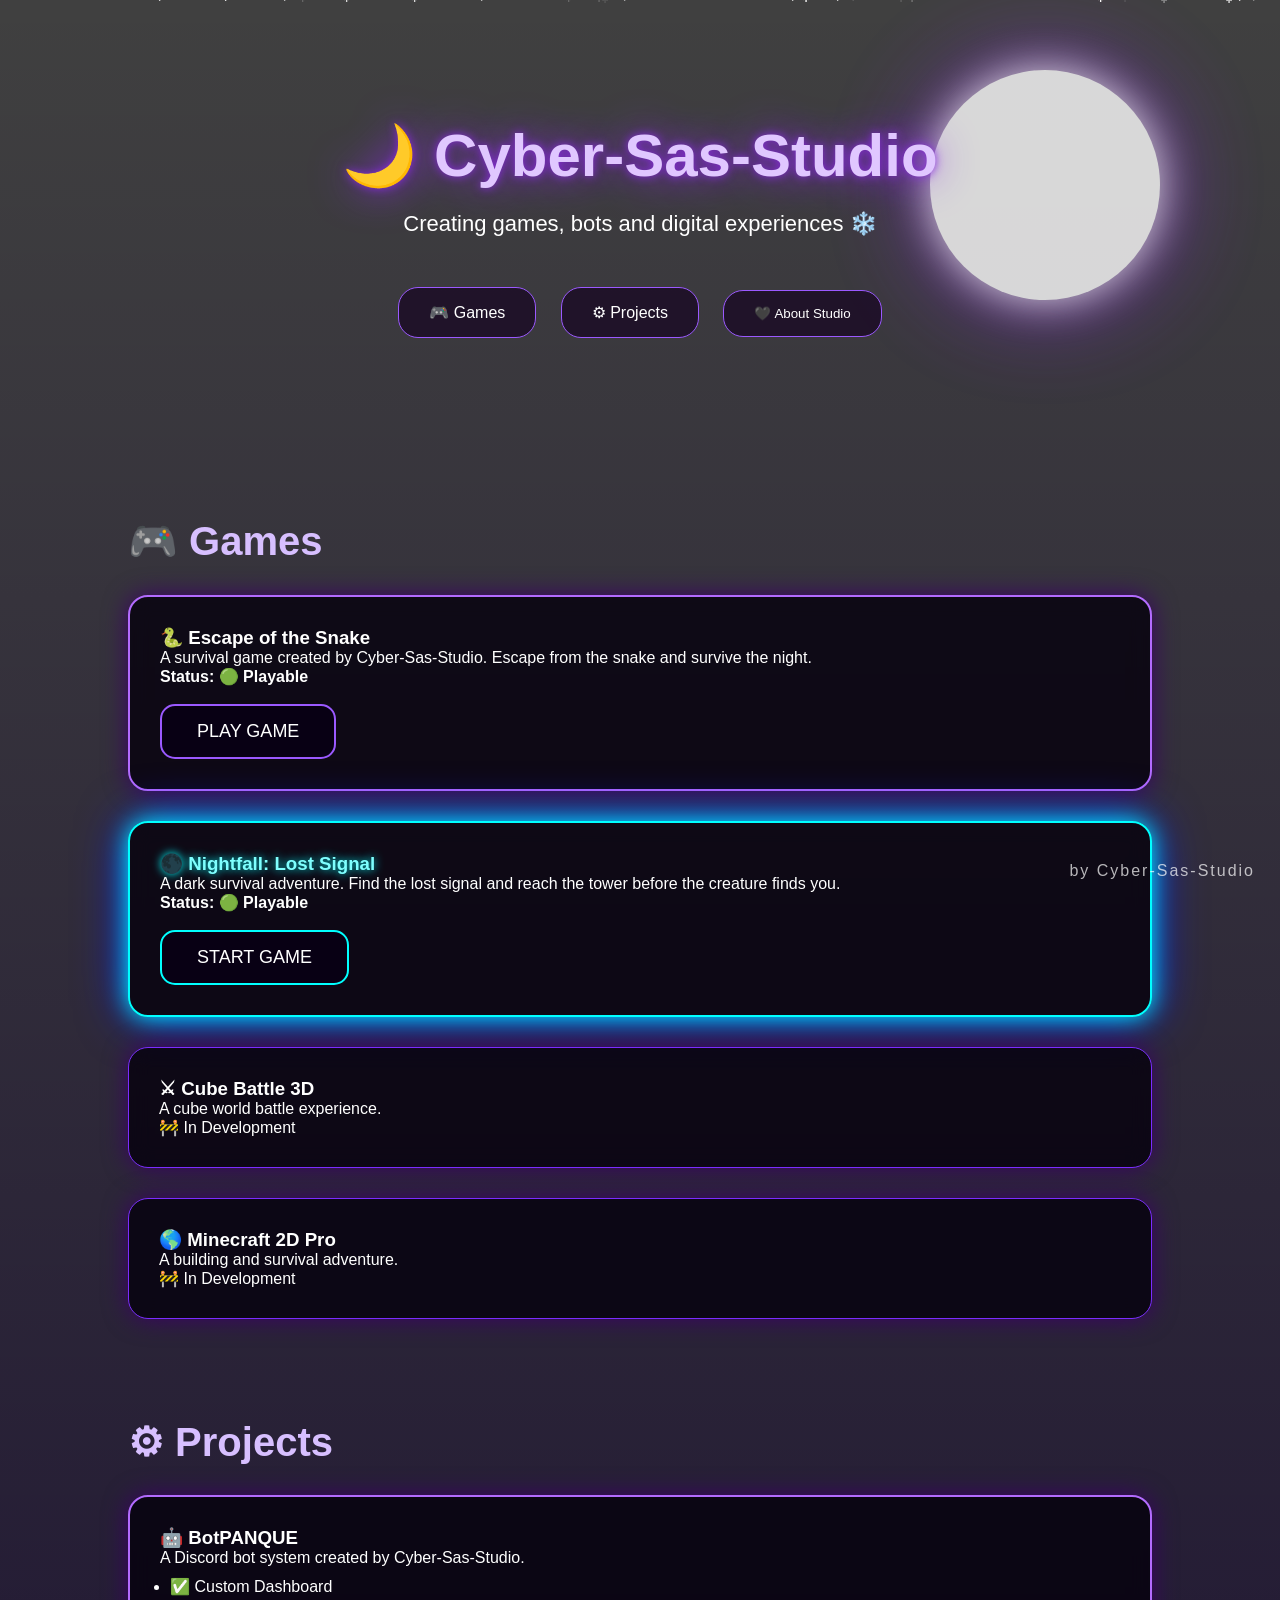
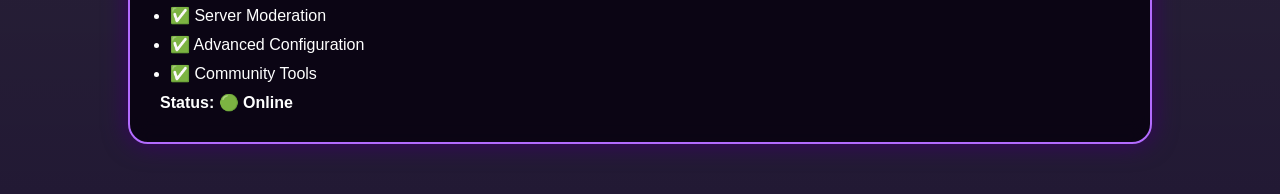
<file: index.html>
<!DOCTYPE html>
<html lang="en">

<head>

<meta charset="UTF-8">
<meta name="viewport" content="width=device-width, initial-scale=1.0">

<title>Cyber-Sas-Studio</title>

<link rel="icon" type="image/png" href="favicon.png">

<link rel="stylesheet" href="style.css">

</head>


<body>


<div class="snow"></div>


<header>

<h1>🌙 Cyber-Sas-Studio</h1>

<p>
Creating games, bots and digital experiences ❄️
</p>


<nav>

<a href="#games">🎮 Games</a>

<a href="#projects">⚙ Projects</a>

<button id="aboutBtn">
🖤 About Studio
</button>

</nav>


</header>





<section id="games">

<h2>🎮 Games</h2>



<!-- ESCAPE OF THE SNAKE -->

<div class="card featured">

<h3>🐍 Escape of the Snake</h3>

<p>
A survival game created by Cyber-Sas-Studio.
Escape from the snake and survive the night.
</p>


<strong>
Status: 🟢 Playable
</strong>


<br><br>


<a href="games/escape-of-the-snake/index.html">

<button>
PLAY GAME
</button>

</a>


</div>





<!-- NIGHTFALL -->

<div class="card featured nightfall">

<h3>🌑 Nightfall: Lost Signal</h3>


<p>
A dark survival adventure.
Find the lost signal and reach the tower before the creature finds you.
</p>


<strong>
Status: 🟢 Playable
</strong>


<br><br>


<a href="games/nightfall-lost-signal/index.html">

<button>
START GAME
</button>

</a>


</div>






<!-- CUBE BATTLE -->

<div class="card">

<h3>⚔ Cube Battle 3D</h3>

<p>
A cube world battle experience.
</p>

<span>
🚧 In Development
</span>

</div>





<!-- MINECRAFT 2D -->

<div class="card">

<h3>🌎 Minecraft 2D Pro</h3>

<p>
A building and survival adventure.
</p>

<span>
🚧 In Development
</span>

</div>



</section>







<section id="projects">


<h2>⚙ Projects</h2>



<div class="card featured">


<h3>🤖 BotPANQUE</h3>


<p>
A Discord bot system created by Cyber-Sas-Studio.
</p>


<ul>

<li>✅ Custom Dashboard</li>

<li>✅ Server Moderation</li>

<li>✅ Advanced Configuration</li>

<li>✅ Community Tools</li>

</ul>


<strong>
Status: 🟢 Online
</strong>


</div>



</section>







<!-- ABOUT WINDOW -->


<div class="about-box" id="aboutBox">


<div class="about-content">


<h2>
🖤 About Cyber-Sas-Studio
</h2>



<p>
In the silence of the digital world, new ideas are born.
</p>



<p>
Cyber-Sas-Studio is an independent creative studio focused on creating games, Discord bots and unique digital experiences.
</p>



<p>
We transform ideas into reality through creativity, programming and technology.
</p>



<p>
From small experiments to ambitious projects, every creation is part of our journey.
</p>



<p>
We are constantly building new worlds, developing new tools and exploring new possibilities.
</p>



<h3>
⚡ From the shadows, we create.
</h3>



<button id="closeAbout">
CLOSE
</button>



</div>


</div>






<footer>

by Cyber-Sas-Studio

</footer>




<script src="script.js"></script>



</body>

</html>
</file>
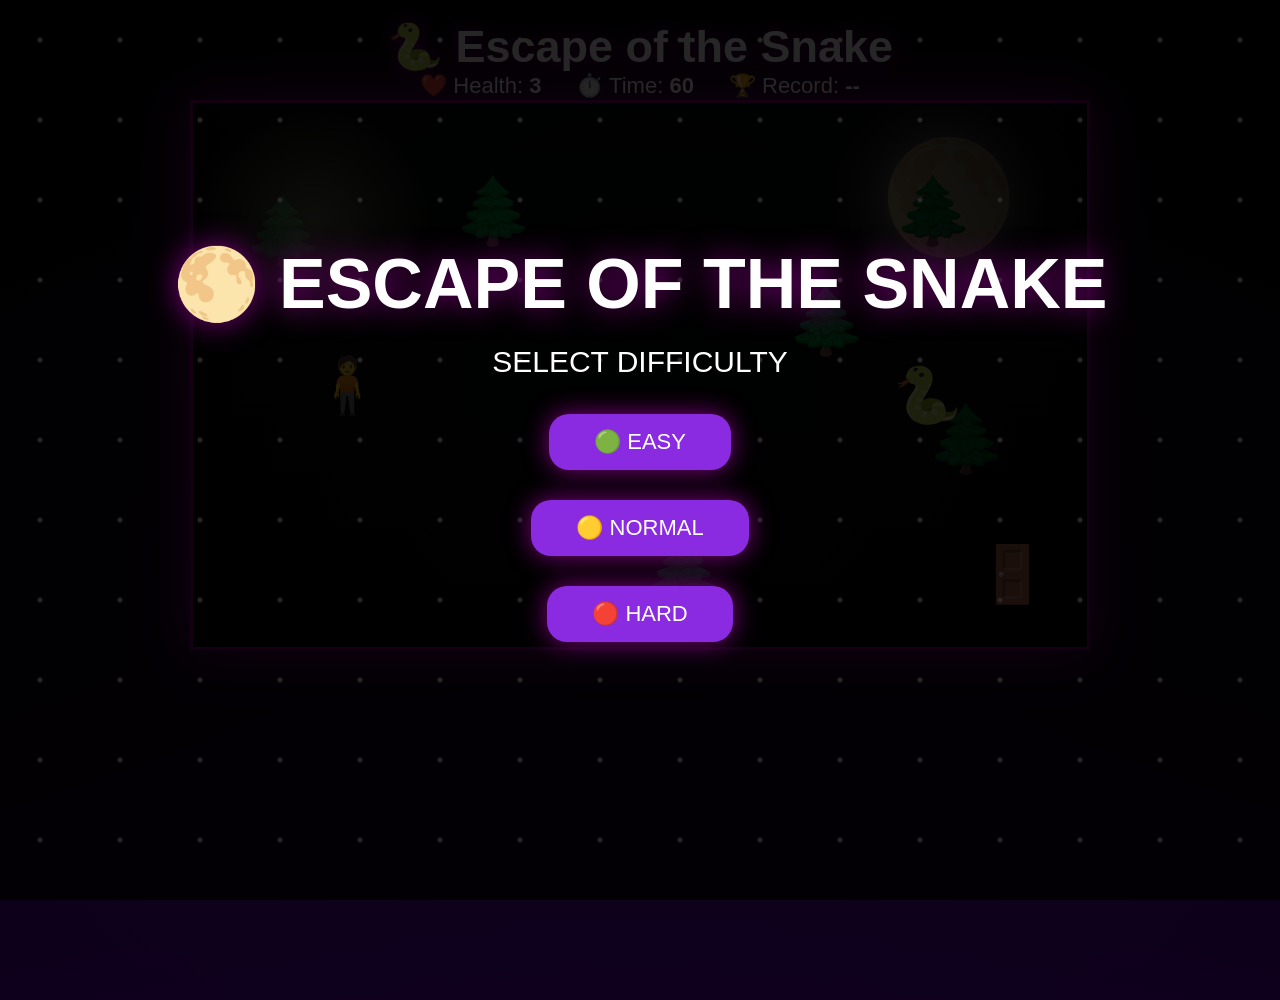
<file: games/escape-of-the-snake/index.html>
<!DOCTYPE html>
<html lang="en">

<head>

<meta charset="UTF-8">
<meta name="viewport" content="width=device-width, initial-scale=1.0">

<title>Escape of the Snake</title>

<link rel="stylesheet" href="style.css">

</head>


<body>


<div id="difficulty">

<h1>
🌕 ESCAPE OF THE SNAKE
</h1>

<p>
SELECT DIFFICULTY
</p>


<button onclick="startGame('easy')">
🟢 EASY
</button>

<button onclick="startGame('normal')">
🟡 NORMAL
</button>

<button onclick="startGame('hard')">
🔴 HARD
</button>


</div>




<div id="snow"></div>



<div class="game-ui">


<h1>
🐍 Escape of the Snake
</h1>


<div class="stats">


<span>
❤️ Health:
<b id="health">3</b>
</span>


<span>
⏱️ Time:
<b id="time">60</b>
</span>


<span>
🏆 Record:
<b id="record">--</b>
</span>


</div>


</div>





<div id="world">


<div id="moon">
🌕
</div>


<div id="fog"></div>


<div id="light"></div>



<div id="player">
🧍
</div>


<div id="snake">
🐍
</div>


<div id="door">
🚪
</div>




<div class="tree t1">🌲</div>
<div class="tree t2">🌲</div>
<div class="tree t3">🌲</div>
<div class="tree t4">🌲</div>
<div class="tree t5">🌲</div>
<div class="tree t6">🌲</div>



</div>




<div id="message">

<h2 id="result"></h2>


<button onclick="restartGame()">
PLAY AGAIN
</button>


</div>



<script src="game.js"></script>


</body>

</html>
</file>
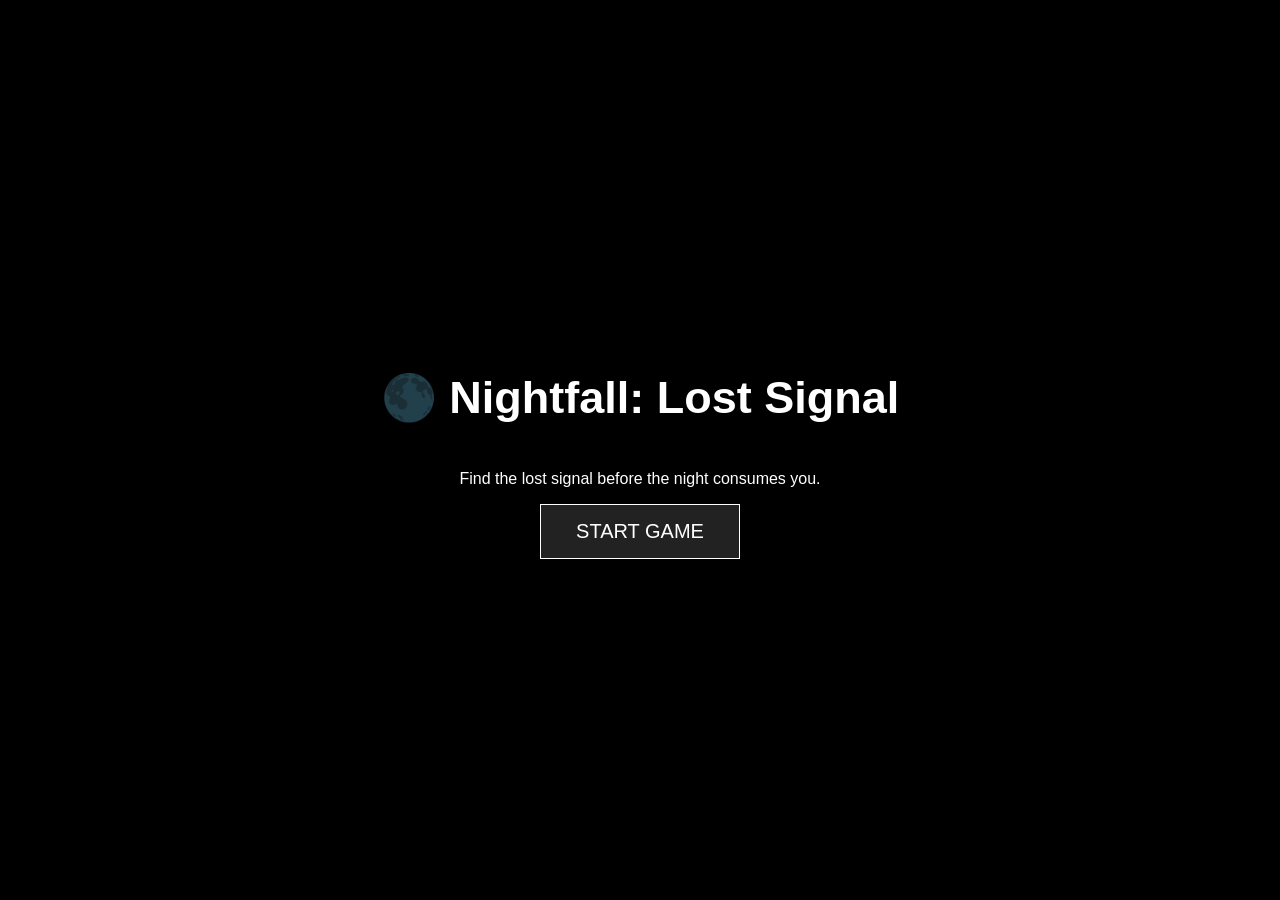
<file: games/nightfall-lost-signal/index.html>
<!DOCTYPE html>
<html lang="en">
<head>
<meta charset="UTF-8">
<title>Nightfall: Lost Signal</title>
<link rel="stylesheet" href="style.css">
</head>

<body>

<div id="menu">
    <h1>🌑 Nightfall: Lost Signal</h1>
    <p>Find the lost signal before the night consumes you.</p>
    <button onclick="startGame()">START GAME</button>
</div>

<canvas id="game"></canvas>

<script src="game.js"></script>

</body>
</html>
</file>
<file: style.css>
*{

margin:0;
padding:0;
box-sizing:border-box;
font-family:Arial,sans-serif;

}


body{

min-height:100vh;

color:white;

background:

linear-gradient(
rgba(0,0,0,.75),
rgba(10,0,30,.9)
),

url("https://images.unsplash.com/photo-1470770841072-f978cf4d019e")

center/cover fixed;


overflow-x:hidden;

}




body::before{


content:"";

position:fixed;


width:230px;

height:230px;


background:white;

border-radius:50%;


top:70px;

right:120px;


box-shadow:

0 0 40px white,

0 0 100px #8a2be2;


opacity:.8;


z-index:-1;


}




header{

text-align:center;

padding:120px 20px;

}



header h1{


font-size:60px;

color:#e0c7ff;


text-shadow:

0 0 10px #8a2be2,

0 0 40px #8a2be2;


}



header p{

font-size:22px;

margin-top:20px;

}




nav{

margin-top:40px;

}



nav a,
nav button{


color:white;

text-decoration:none;


padding:15px 30px;


margin:10px;


border:1px solid #9b59ff;


border-radius:20px;


background:#140020aa;


display:inline-block;


cursor:pointer;


transition:.3s;


}



nav a:hover,
nav button:hover{


background:#8a2be2;

box-shadow:0 0 25px #8a2be2;


}





section{

padding:50px 10%;

}



h2{

font-size:40px;

color:#d7bfff;

}




.card{


margin-top:30px;


padding:30px;


background:#05000dcc;


border:1px solid #7b2cff;


border-radius:20px;


box-shadow:

0 0 25px #3b0066;


backdrop-filter:blur(10px);


}



.featured{


border:2px solid #b36bff;


}



li{

margin:10px;

}




footer{


position:fixed;


bottom:20px;


right:25px;


color:white;


opacity:.7;


letter-spacing:2px;


}




/* SNOW */

.snow span{


position:fixed;

top:-20px;

color:white;


animation:fall linear infinite;


}



@keyframes fall{


from{

transform:translateY(-50px);

}


to{

transform:translateY(110vh);

}


}





/* ABOUT POPUP */


.about-box{


position:fixed;


top:0;

left:0;


width:100%;

height:100%;


background:rgba(0,0,0,.75);


backdrop-filter:blur(8px);


display:none;


align-items:center;


justify-content:center;


z-index:20;


}




.about-content{


width:80%;

max-width:700px;


background:#080010ee;


border:2px solid #9b59ff;


border-radius:25px;


padding:40px;


box-shadow:

0 0 50px #8a2be2;


animation:appear .5s;


}




.about-content p{


margin:15px 0;

line-height:1.6;


}




.about-content h3{


color:#d7bfff;

margin-top:20px;


}



#closeAbout{


margin-top:25px;


padding:12px 30px;


background:#8a2be2;


color:white;


border:none;


border-radius:15px;


cursor:pointer;


}



@keyframes appear{


from{

transform:scale(.7);

opacity:0;

}


to{

transform:scale(1);

opacity:1;

}


}
/* NIGHTFALL CARD 🌑 */

.nightfall{

    border:2px solid #00ffff;

    box-shadow:

    0 0 25px #00ffff,

    0 0 50px #001aff;

}



.nightfall h3{

    color:#7fffff;

    text-shadow:

    0 0 10px cyan;

}



/* GAME BUTTONS 🎮 */

.card button{


    padding:15px 35px;


    background:#080014;


    color:white;


    border:2px solid #9b59ff;


    border-radius:15px;


    cursor:pointer;


    font-size:18px;


    transition:.3s;


}



.card button:hover{


    background:#9b59ff;


    color:white;


    box-shadow:

    0 0 25px #9b59ff;


    transform:scale(1.05);


}



/* NIGHTFALL BUTTON */

.nightfall button{


    border-color:#00ffff;


}



.nightfall button:hover{


    background:#00ffff;


    color:black;


    box-shadow:

    0 0 30px cyan;


}



/* MOBILE 📱 */

@media(max-width:700px){


header h1{

font-size:40px;

}



section{

padding:40px 5%;

}


.card{

padding:20px;

}



}
</file>
<file: games/escape-of-the-snake/style.css>
*{
margin:0;
padding:0;
box-sizing:border-box;
font-family:Arial,sans-serif;
}


body{

height:100vh;

overflow:hidden;

color:white;

background:

linear-gradient(
rgba(0,0,0,.85),
rgba(15,0,30,.95)
),

radial-gradient(circle,#303060,#000);

}




button{

padding:15px 45px;

margin:15px;

font-size:22px;

border:none;

border-radius:20px;

background:#8a2be2;

color:white;

cursor:pointer;

box-shadow:

0 0 25px purple;

}



button:hover{

transform:scale(1.1);

}





/* DIFFICULTY MENU */

#difficulty{

position:absolute;

inset:0;

display:flex;

flex-direction:column;

justify-content:center;

align-items:center;

background:rgba(0,0,0,.85);

z-index:100;


}



#difficulty h1{

font-size:70px;

text-align:center;

text-shadow:

0 0 30px purple;

}



#difficulty p{

font-size:30px;

margin:20px;

}





/* SNOW */

#snow{

position:absolute;

inset:0;

pointer-events:none;

z-index:90;


background:

radial-gradient(circle,white 2px,transparent 3px);


background-size:

80px 80px;


animation:snow 8s linear infinite;


}



@keyframes snow{


from{

background-position-y:-200px;

}


to{

background-position-y:900px;

}


}






/* GAME UI */


.game-ui{

position:absolute;

top:20px;

width:100%;

text-align:center;

z-index:10;

}



.game-ui h1{

font-size:45px;

text-shadow:

0 0 20px purple;

}




.stats{

display:flex;

justify-content:center;

gap:35px;

font-size:22px;

}





/* WORLD */


#world{

position:relative;

width:900px;

height:550px;

margin:100px auto;


background:

linear-gradient(
rgba(0,0,0,.2),
rgba(0,0,0,.8)
),

#061008;



border:3px solid purple;


box-shadow:

0 0 50px purple;


overflow:hidden;

}





#moon{

position:absolute;

right:70px;

top:30px;

font-size:110px;

filter:

drop-shadow(0 0 30px white);

}





#player,
#snake,
#door{

position:absolute;

font-size:55px;

z-index:5;

}




#player{

left:120px;

top:250px;

animation:

playerAnim .8s infinite alternate;

}



@keyframes playerAnim{

from{

transform:translateY(0);

}

to{

transform:translateY(-8px);

}

}





#snake{

left:700px;

top:260px;

animation:

snakeAnim .5s infinite alternate;

}



@keyframes snakeAnim{

from{

transform:scale(1);

}

to{

transform:scale(1.15);

}

}





#door{

right:40px;

bottom:40px;

}





/* LIGHT */

#light{

position:absolute;

width:240px;

height:240px;


border-radius:50%;


background:

radial-gradient(
circle,
rgba(255,255,200,.35),
transparent 70%
);


z-index:4;

}





/* FOG */


#fog{

position:absolute;

inset:0;


background:

radial-gradient(
circle,
transparent 20%,
rgba(0,0,0,.8)
);


animation:

fogMove 8s infinite alternate;


z-index:3;

}



@keyframes fogMove{


from{

opacity:.4;

}

to{

opacity:.9;

}

}





/* TREES */


.tree{

position:absolute;

font-size:65px;

z-index:2;

}



.t1{

left:50px;

top:90px;

}



.t2{

left:260px;

top:70px;

}



.t3{

right:220px;

top:180px;

}



.t4{

left:450px;

bottom:40px;

}



.t5{

right:80px;

bottom:170px;

}



.t6{

left:700px;

top:70px;

}





/* RESULT */


#message{

display:none;

position:absolute;

top:40%;

width:100%;


text-align:center;


z-index:200;


background:

rgba(0,0,0,.8);


padding:40px;

}



#message h2{

font-size:55px;

text-shadow:

0 0 30px purple;

}
</file>
<file: games/nightfall-lost-signal/style.css>
body {
    margin: 0;
    overflow: hidden;
    background: black;
    font-family: Arial, sans-serif;
    color: white;
}

#game {
    display: none;
    background: #050505;
}

#menu {
    position: absolute;
    width: 100%;
    height: 100vh;
    display: flex;
    flex-direction: column;
    justify-content: center;
    align-items: center;
    background:
    linear-gradient(
    rgba(0,0,0,.7),
    rgba(0,0,0,.9)
    ),
    url("https://images.unsplash.com/photo-1511497584788-876760111969");
    background-size: cover;
}

h1 {
    font-size: 45px;
}

button {
    padding: 15px 35px;
    background: #222;
    color:white;
    border:1px solid white;
    cursor:pointer;
    font-size:20px;
}

button:hover {
    background:white;
    color:black;
}
</file>
